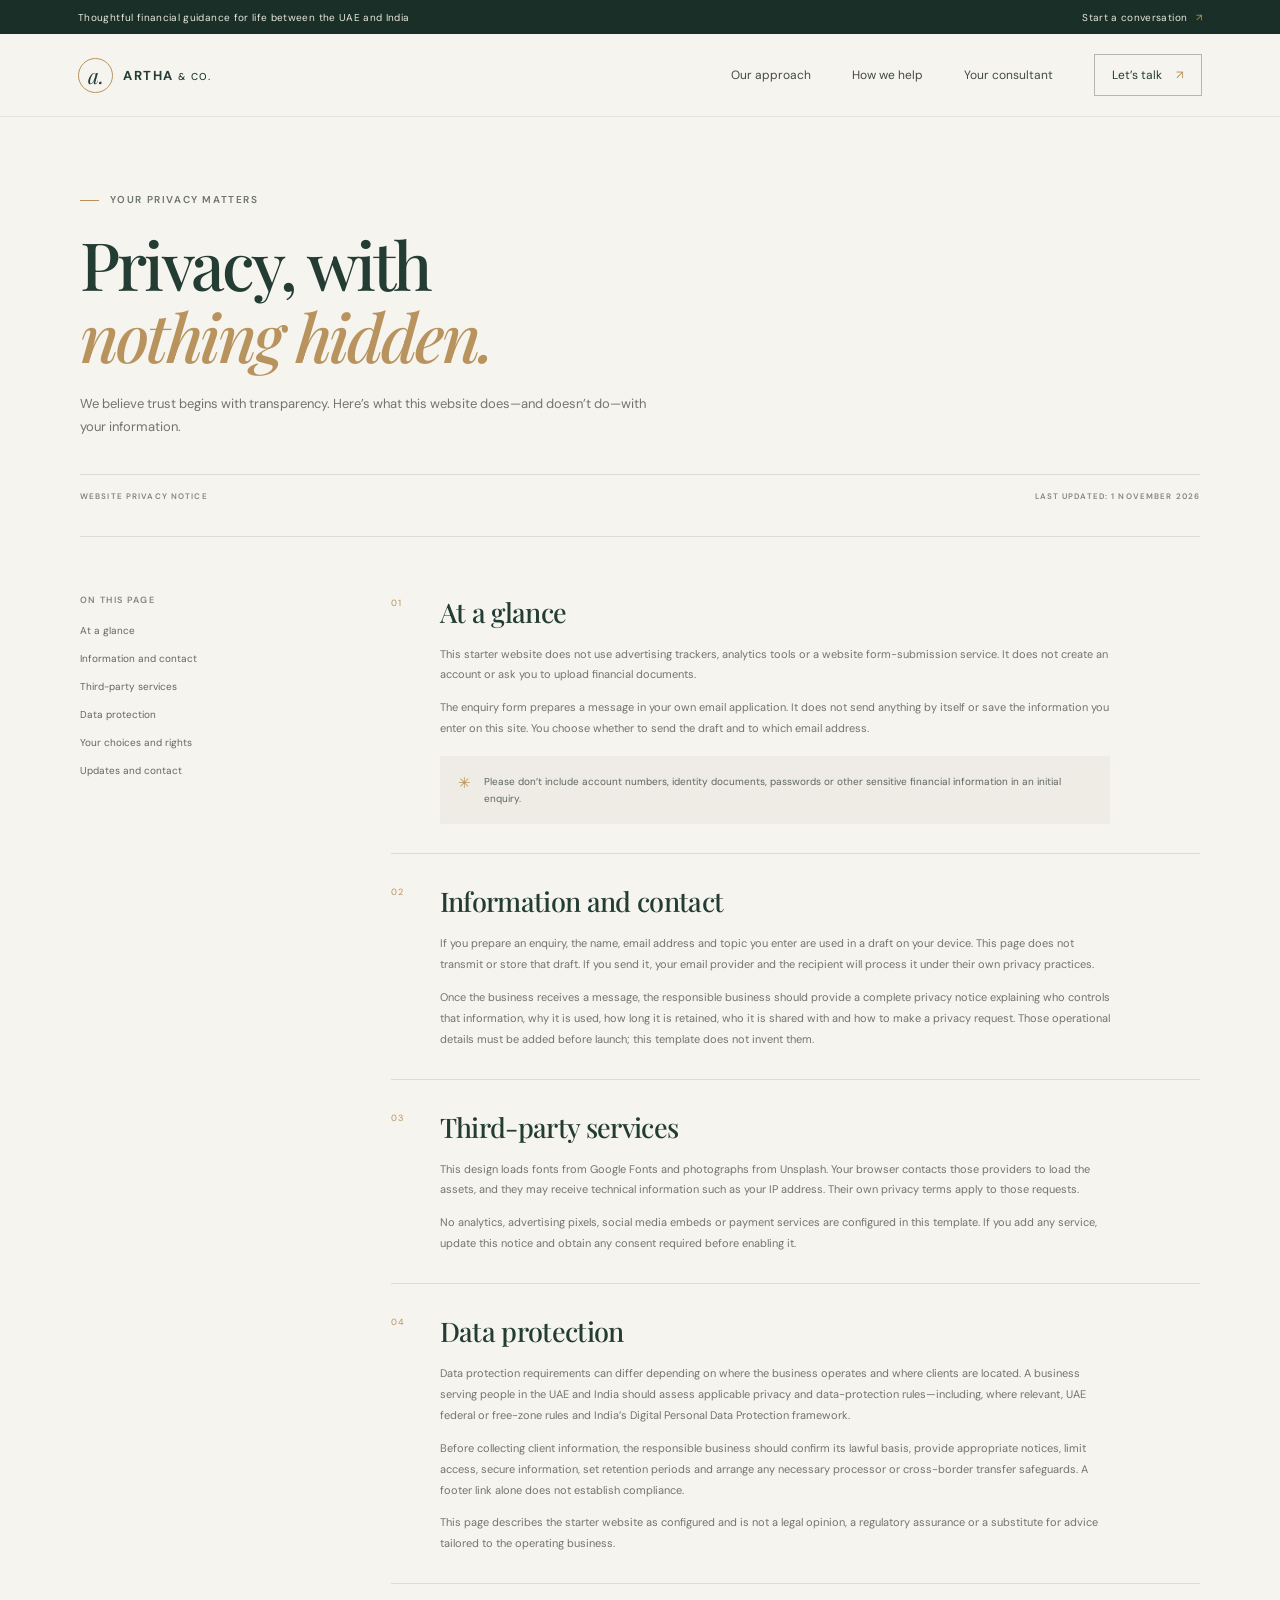
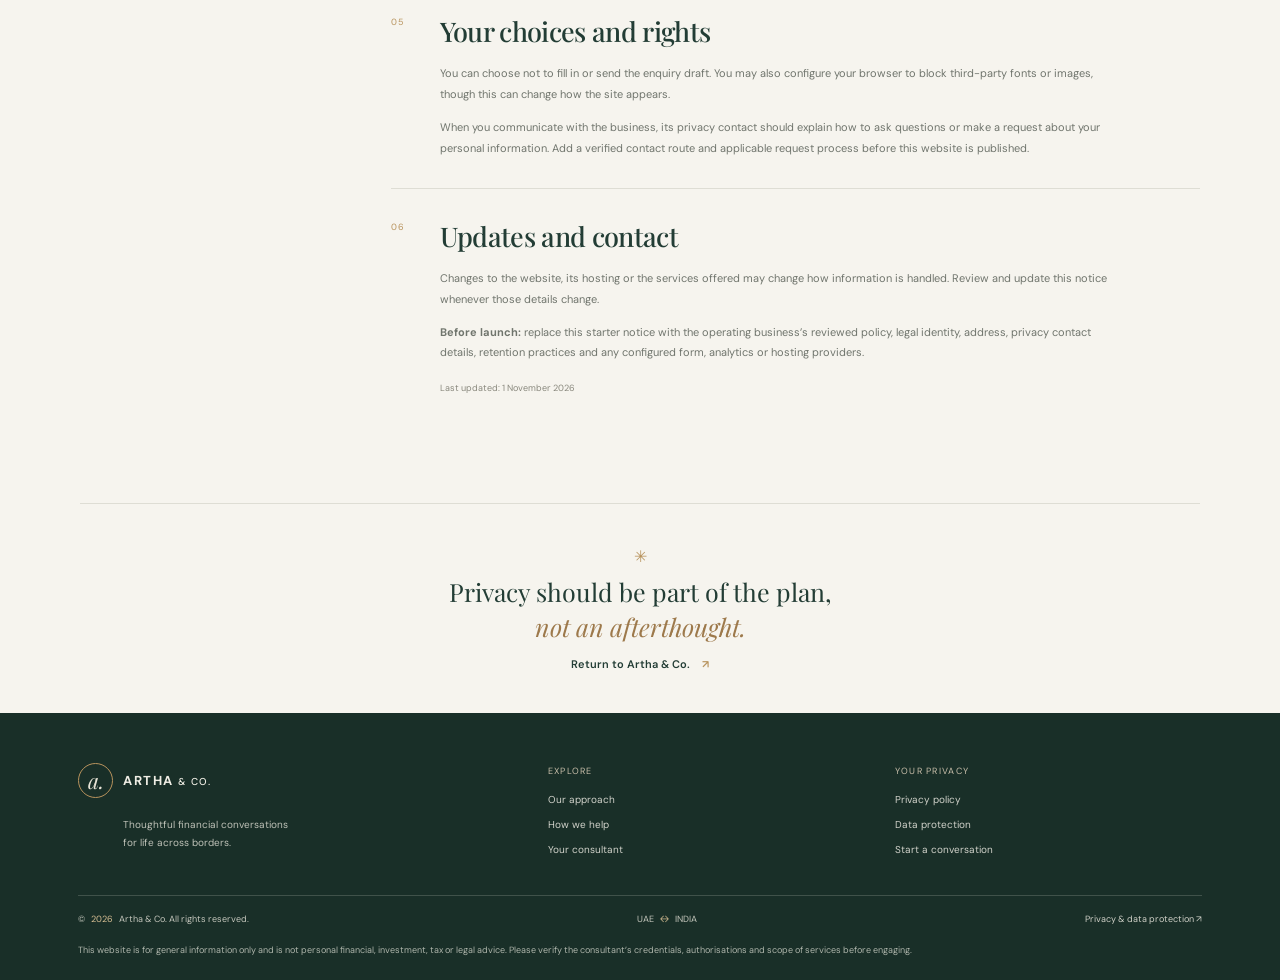
<file: privacy.html>
<!doctype html>
<html lang="en">
<head>
  <meta charset="utf-8">
  <meta name="viewport" content="width=device-width, initial-scale=1">
  <meta name="theme-color" content="#f6f4ee">
  <meta name="description" content="Read how the Artha & Co. website handles personal information and protects your privacy.">
  <title>Privacy &amp; Data Protection — Artha &amp; Co.</title>
  <link rel="preconnect" href="https://fonts.googleapis.com">
  <link rel="preconnect" href="https://fonts.gstatic.com" crossorigin>
  <link href="https://fonts.googleapis.com/css2?family=DM+Sans:wght@400;500;600;700&family=Playfair+Display:wght@500;600;700&display=swap" rel="stylesheet">
  <link rel="stylesheet" href="styles.css">
  <script src="script.js" defer></script>
</head>
<body>
  <a class="skip-link" href="#main">Skip to content</a>
  <div class="topline">
    <p>Thoughtful financial guidance for life between the UAE and India</p>
    <a href="index.html#contact">Start a conversation <span aria-hidden="true">↗</span></a>
  </div>
  <header class="site-header">
    <a class="wordmark" href="index.html" aria-label="Artha and Co. home">
      <span class="wordmark-symbol" aria-hidden="true">a.</span>
      <span class="wordmark-name">ARTHA <span>&amp; CO.</span></span>
    </a>
    <button class="menu-toggle" type="button" aria-expanded="false" aria-controls="primary-navigation">
      <span class="menu-toggle-label">Menu</span>
      <span class="menu-icon" aria-hidden="true"><i></i><i></i></span>
    </button>
    <nav class="primary-navigation" id="primary-navigation" aria-label="Main navigation">
      <a href="index.html#approach">Our approach</a>
      <a href="index.html#expertise">How we help</a>
      <a href="consultant.html">Your consultant</a>
      <a class="nav-cta" href="index.html#contact">Let’s talk <span aria-hidden="true">↗</span></a>
    </nav>
  </header>
  <main id="main">
    <section class="policy-hero section-shell">
      <p class="eyebrow"><span class="eyebrow-mark" aria-hidden="true"></span> YOUR PRIVACY MATTERS</p>
      <h1>Privacy, with<br><em>nothing hidden.</em></h1>
      <p>We believe trust begins with transparency. Here’s what this website does—and doesn’t do—with your information.</p>
      <div class="policy-meta"><span>WEBSITE PRIVACY NOTICE</span><span>LAST UPDATED: 1 NOVEMBER 2026</span></div>
    </section>
    <div class="policy-layout section-shell">
      <aside class="policy-toc" aria-label="On this page">
        <p>ON THIS PAGE</p>
        <a href="#overview">At a glance</a>
        <a href="#information">Information and contact</a>
        <a href="#third-parties">Third-party services</a>
        <a href="#data-protection">Data protection</a>
        <a href="#your-rights">Your choices and rights</a>
        <a href="#updates">Updates and contact</a>
      </aside>
      <div class="policy-content">
        <section id="overview">
          <span class="policy-section-number">01</span>
          <h2>At a glance</h2>
          <p>This starter website does not use advertising trackers, analytics tools or a website form-submission service. It does not create an account or ask you to upload financial documents.</p>
          <p>The enquiry form prepares a message in your own email application. It does not send anything by itself or save the information you enter on this site. You choose whether to send the draft and to which email address.</p>
          <div class="policy-callout"><span aria-hidden="true">✳</span><p>Please don’t include account numbers, identity documents, passwords or other sensitive financial information in an initial enquiry.</p></div>
        </section>
        <section id="information">
          <span class="policy-section-number">02</span>
          <h2>Information and contact</h2>
          <p>If you prepare an enquiry, the name, email address and topic you enter are used in a draft on your device. This page does not transmit or store that draft. If you send it, your email provider and the recipient will process it under their own privacy practices.</p>
          <p>Once the business receives a message, the responsible business should provide a complete privacy notice explaining who controls that information, why it is used, how long it is retained, who it is shared with and how to make a privacy request. Those operational details must be added before launch; this template does not invent them.</p>
        </section>
        <section id="third-parties">
          <span class="policy-section-number">03</span>
          <h2>Third-party services</h2>
          <p>This design loads fonts from Google Fonts and photographs from Unsplash. Your browser contacts those providers to load the assets, and they may receive technical information such as your IP address. Their own privacy terms apply to those requests.</p>
          <p>No analytics, advertising pixels, social media embeds or payment services are configured in this template. If you add any service, update this notice and obtain any consent required before enabling it.</p>
        </section>
        <section id="data-protection">
          <span class="policy-section-number">04</span>
          <h2>Data protection</h2>
          <p>Data protection requirements can differ depending on where the business operates and where clients are located. A business serving people in the UAE and India should assess applicable privacy and data-protection rules—including, where relevant, UAE federal or free-zone rules and India’s Digital Personal Data Protection framework.</p>
          <p>Before collecting client information, the responsible business should confirm its lawful basis, provide appropriate notices, limit access, secure information, set retention periods and arrange any necessary processor or cross-border transfer safeguards. A footer link alone does not establish compliance.</p>
          <p>This page describes the starter website as configured and is not a legal opinion, a regulatory assurance or a substitute for advice tailored to the operating business.</p>
        </section>
        <section id="your-rights">
          <span class="policy-section-number">05</span>
          <h2>Your choices and rights</h2>
          <p>You can choose not to fill in or send the enquiry draft. You may also configure your browser to block third-party fonts or images, though this can change how the site appears.</p>
          <p>When you communicate with the business, its privacy contact should explain how to ask questions or make a request about your personal information. Add a verified contact route and applicable request process before this website is published.</p>
        </section>
        <section id="updates">
          <span class="policy-section-number">06</span>
          <h2>Updates and contact</h2>
          <p>Changes to the website, its hosting or the services offered may change how information is handled. Review and update this notice whenever those details change.</p>
          <p><strong>Before launch:</strong> replace this starter notice with the operating business’s reviewed policy, legal identity, address, privacy contact details, retention practices and any configured form, analytics or hosting providers.</p>
          <p class="policy-updated">Last updated: 1 November 2026</p>
        </section>
      </div>
    </div>
    <section class="policy-bottom section-shell">
      <span aria-hidden="true">✳</span>
      <p>Privacy should be part of the plan,<br><em>not an afterthought.</em></p>
      <a class="text-link" href="index.html">Return to Artha &amp; Co. <span aria-hidden="true">↗</span></a>
    </section>
  </main>
  <footer class="site-footer">
    <div class="footer-main">
      <div class="footer-brand">
        <a class="wordmark wordmark-footer" href="index.html" aria-label="Artha and Co. home">
          <span class="wordmark-symbol" aria-hidden="true">a.</span>
          <span class="wordmark-name">ARTHA <span>&amp; CO.</span></span>
        </a>
        <p>Thoughtful financial conversations<br>for life across borders.</p>
      </div>
      <div class="footer-column">
        <p class="footer-label">EXPLORE</p>
        <a href="index.html#approach">Our approach</a>
        <a href="index.html#expertise">How we help</a>
        <a href="consultant.html">Your consultant</a>
      </div>
      <div class="footer-column">
        <p class="footer-label">YOUR PRIVACY</p>
        <a href="privacy.html">Privacy policy</a>
        <a href="#data-protection">Data protection</a>
        <a href="index.html#contact">Start a conversation</a>
      </div>
    </div>
    <div class="footer-bottom">
      <p>© <span data-current-year>2026</span> Artha &amp; Co. All rights reserved.</p>
      <p>UAE <span aria-hidden="true">↔</span> INDIA</p>
      <a href="privacy.html">Privacy &amp; data protection <span aria-hidden="true">↗</span></a>
    </div>
    <p class="footer-disclaimer">This website is for general information only and is not personal financial, investment, tax or legal advice. Please verify the consultant’s credentials, authorisations and scope of services before engaging.</p>
  </footer>
</body>
</html>
</file>
<file: styles.css>
:root {
  color-scheme: light;
  --paper: #f6f4ee;
  --paper-dark: #eeece4;
  --forest: #233d35;
  --forest-deep: #192f28;
  --ink: #26332e;
  --muted: #737870;
  --line: #deddd4;
  --gold: #b8935d;
  --cream: #eae5da;
  --serif: "Playfair Display", Georgia, "Times New Roman", serif;
  --sans: "DM Sans", "Segoe UI", Arial, sans-serif;
}

* { box-sizing: border-box; }
html { scroll-behavior: smooth; scroll-padding-top: 104px; }
body { margin: 0; background: var(--paper); color: var(--ink); font-family: var(--sans); font-size: 15px; -webkit-font-smoothing: antialiased; }
img { display: block; max-width: 100%; }
a { color: inherit; }
button, input, select { font: inherit; }
button:focus-visible, a:focus-visible, input:focus-visible, select:focus-visible { outline: 2px solid var(--gold); outline-offset: 4px; }
::selection { background: #d7c6a9; color: var(--forest-deep); }

.skip-link { position: absolute; z-index: 20; top: 8px; left: 8px; padding: 12px 16px; transform: translateY(-160%); background: var(--forest); color: white; }
.skip-link:focus { transform: translateY(0); }
.topline { display: flex; justify-content: space-between; align-items: center; min-height: 34px; padding: 0 6.1%; background: var(--forest-deep); color: #e9e9df; font-size: 10px; letter-spacing: .035em; }
.topline p { margin: 0; }
.topline a { color: #e9e9df; text-decoration: none; }
.topline a span { padding-left: 5px; color: var(--gold); }
.site-header { position: relative; z-index: 5; display: flex; align-items: center; justify-content: space-between; min-height: 83px; padding: 0 6.1%; border-bottom: 1px solid rgba(38, 51, 46, .09); background: var(--paper); }
.wordmark { display: inline-flex; align-items: center; gap: 10px; text-decoration: none; }
.wordmark-symbol { display: grid; width: 35px; height: 35px; place-items: center; border: 1px solid var(--gold); border-radius: 50%; color: var(--forest); font-family: var(--serif); font-size: 21px; font-style: italic; line-height: 1; }
.wordmark-name { color: var(--forest); font-size: 13px; font-weight: 700; letter-spacing: .12em; }
.wordmark-name span { font-size: 10px; font-weight: 500; letter-spacing: .1em; }
.primary-navigation { display: flex; align-items: center; gap: clamp(24px, 3.2vw, 48px); }
.primary-navigation a { color: #414a44; font-size: 12px; text-decoration: none; transition: color .2s ease; }
.primary-navigation a:hover, .footer-column a:hover { color: var(--gold); }
.primary-navigation .nav-cta { padding: 12px 17px; border: 1px solid rgba(35, 61, 53, .32); color: var(--forest); }
.nav-cta span { padding-left: 11px; color: var(--gold); }
.menu-toggle { display: none; }
.section-shell { width: min(1120px, 87.8%); margin-inline: auto; }
.section-space { padding-block: 117px; }
.eyebrow { margin: 0 0 24px; color: #6d746a; font-size: 10px; font-weight: 600; letter-spacing: .16em; }
.eyebrow-mark { display: inline-block; width: 19px; height: 1px; margin-right: 7px; vertical-align: middle; background: var(--gold); }
h1, h2, h3, p { margin-top: 0; }
h1, h2 { color: var(--forest); font-family: var(--serif); font-weight: 500; letter-spacing: -.042em; }
h1 em, h2 em, .belief-band em, .closing-note em, .profile-quote em { color: var(--gold); font-weight: 500; }
.button { display: inline-flex; min-height: 49px; align-items: center; justify-content: center; gap: 23px; padding: 0 19px; border: 1px solid transparent; font-size: 11px; font-weight: 600; text-decoration: none; transition: background .2s ease, color .2s ease, border .2s ease; }
.button span { color: var(--gold); }
.button-dark { background: var(--forest); color: white; }
.button-dark:hover { background: var(--forest-deep); }
.text-link { display: inline-flex; align-items: center; gap: 12px; color: var(--forest); font-size: 11px; font-weight: 600; text-decoration: none; }
.text-link span { color: var(--gold); }

.hero { position: relative; display: grid; min-height: 650px; grid-template-columns: 1.03fr .97fr; align-items: center; padding-top: 44px; padding-bottom: 66px; }
.hero-copy { position: relative; z-index: 1; padding: 36px 0 12px; }
.hero-copy .eyebrow { margin-bottom: 26px; }
.hero h1 { margin-bottom: 24px; font-size: clamp(48px, 5.35vw, 72px); line-height: 1.07; }
.hero-intro { max-width: 415px; margin-bottom: 30px; color: #5f665e; font-size: 14px; line-height: 1.85; }
.hero-actions { display: flex; flex-wrap: wrap; align-items: center; gap: 21px; }
.hero-actions .text-link { font-size: 10px; }
.hero-note { display: flex; align-items: center; gap: 15px; margin-top: 50px; }
.note-rule { width: 32px; height: 1px; background: var(--gold); }
.hero-note p { margin: 0; color: #7a7b71; font-family: var(--serif); font-size: 13px; line-height: 1.65; }
.hero-art { position: relative; width: 100%; height: 520px; align-self: center; overflow: hidden; background: #76766c; }
.hero-image { width: 100%; height: 100%; object-fit: cover; object-position: 55% center; }
.hero-image-shade { position: absolute; inset: 0; background: linear-gradient(180deg, rgba(20, 33, 29, .04) 35%, rgba(19, 32, 29, .72) 100%); }
.hero-location { position: absolute; top: 24px; right: 23px; color: white; font-size: 9px; font-weight: 600; letter-spacing: .19em; }
.location-dot { display: inline-block; width: 6px; height: 6px; margin-right: 7px; border-radius: 50%; background: var(--gold); vertical-align: 1px; }
.location-divider { margin: 0 6px; color: #ddc69f; }
.hero-caption { position: absolute; right: 28px; bottom: 28px; left: 29px; display: flex; align-items: end; justify-content: space-between; color: white; font-family: var(--serif); font-size: 18px; line-height: 1.45; }
.caption-index { padding-bottom: 4px; color: #dfceb1; font-family: var(--sans); font-size: 9px; letter-spacing: .13em; }
.caption-arrow { color: #dfc69e; font-family: var(--sans); font-size: 20px; }
.hero-stamp { position: absolute; top: 95px; left: -39px; display: flex; width: 105px; height: 105px; flex-direction: column; align-items: center; justify-content: center; gap: 2px; border-radius: 50%; background: var(--paper); color: var(--forest); font-size: 8px; font-weight: 700; letter-spacing: .12em; line-height: 1.5; text-align: center; }
.stamp-star { color: var(--gold); font-size: 14px; }
.hero-bottomline { position: absolute; right: 0; bottom: 27px; left: 0; display: flex; justify-content: space-between; color: #84867d; font-size: 8px; font-weight: 600; letter-spacing: .15em; }
.hero-bottomline span span { padding-inline: 5px; color: var(--gold); }

.belief-band { display: flex; min-height: 100px; align-items: center; justify-content: center; gap: clamp(22px, 4vw, 61px); padding: 20px 6%; background: #eae8df; text-align: center; }
.belief-band p { margin: 0; color: var(--forest); font-family: var(--serif); font-size: clamp(17px, 2.2vw, 24px); }
.belief-band em { color: #9d794b; }
.belief-band > span { color: var(--gold); font-size: 17px; }

.intro { display: grid; grid-template-columns: 1.03fr .97fr; column-gap: 9%; row-gap: 46px; }
.section-heading h2, .intro-copy h2 { margin: 0; font-size: clamp(42px, 4.5vw, 57px); line-height: 1.18; }
.intro-copy { align-self: end; padding-bottom: 6px; }
.intro-lead { margin-bottom: 15px; color: var(--forest); font-family: var(--serif); font-size: 22px; line-height: 1.55; }
.intro-copy > p:not(.intro-lead) { max-width: 440px; margin-bottom: 23px; color: #74776f; font-size: 12px; line-height: 1.85; }
.intro-image-wrap { position: relative; grid-column: 1 / -1; height: 323px; overflow: hidden; background: #c9c4b8; }
.intro-image-wrap img { width: 100%; height: 100%; object-fit: cover; object-position: center 54%; }
.image-note { position: absolute; right: 26px; bottom: 24px; padding: 13px 18px; background: var(--paper); color: var(--forest); font-family: var(--serif); font-size: 15px; line-height: 1.5; }

.expertise-section { background: var(--forest); color: #f0eee6; }
.eyebrow-light { color: #c4c5b9; }
.expertise-heading { display: flex; justify-content: space-between; align-items: end; gap: 40px; margin-bottom: 57px; }
.expertise-heading h2, .advisor-copy h2 { margin: 0; color: #f2f0e8; font-size: clamp(41px, 4.3vw, 56px); line-height: 1.18; }
.expertise-heading h2 em, .advisor-copy h2 em { color: #cfb17d; }
.expertise-heading > p { max-width: 273px; margin: 0 0 7px; color: #c2c6bc; font-size: 12px; line-height: 1.8; }
.service-grid { display: grid; grid-template-columns: repeat(3, 1fr); border-top: 1px solid rgba(239, 239, 227, .22); border-bottom: 1px solid rgba(239, 239, 227, .22); }
.service-card { position: relative; display: flex; min-height: 272px; flex-direction: column; padding: 27px 26px 23px 0; }
.service-card + .service-card { padding-left: 27px; border-left: 1px solid rgba(239, 239, 227, .22); }
.service-number { color: #c9c5b7; font-size: 9px; letter-spacing: .13em; }
.service-icon { position: absolute; top: 22px; right: 25px; color: #d5bd92; font-size: 24px; line-height: 1; }
.service-icon-round { font-size: 32px; }
.service-icon-diamond { font-size: 30px; }
.service-card h3 { margin: 35px 0 11px; color: #f3f0e8; font-family: var(--serif); font-size: 23px; font-weight: 500; }
.service-card p { max-width: 255px; margin-bottom: 22px; color: #c4c6bc; font-size: 11px; line-height: 1.8; }
.service-card a { display: flex; width: fit-content; align-items: center; gap: 10px; margin-top: auto; color: #eee9dc; font-size: 10px; text-decoration: none; }
.service-card a span { color: #d5bd92; }
.service-disclaimer { margin: 21px 0 0; color: #bdc3b9; font-size: 9px; line-height: 1.7; }

.process { display: grid; grid-template-columns: .85fr 1.15fr; gap: 9%; }
.process-heading h2 { margin: 0 0 17px; font-size: clamp(44px, 4.6vw, 58px); line-height: 1.14; }
.process-heading > p:last-child { max-width: 287px; margin: 0; color: #74776f; font-size: 12px; line-height: 1.85; }
.process-list { align-self: center; margin: 0; padding: 0; list-style: none; }
.process-list li { display: grid; grid-template-columns: 42px 1fr 20px; gap: 13px; align-items: start; padding: 21px 0; border-top: 1px solid var(--line); }
.process-list li:last-child { border-bottom: 1px solid var(--line); }
.process-number { padding-top: 4px; color: var(--gold); font-size: 9px; letter-spacing: .1em; }
.process-list h3 { margin: 0 0 7px; color: var(--forest); font-family: var(--serif); font-size: 18px; font-weight: 500; }
.process-list p { max-width: 360px; margin: 0; color: #7a7b73; font-size: 11px; line-height: 1.7; }
.process-arrow { color: var(--gold); font-size: 14px; }

.advisor-band { position: relative; display: grid; min-height: 490px; grid-template-columns: 1fr 1fr; overflow: hidden; background: var(--forest-deep); }
.advisor-image { min-height: 490px; overflow: hidden; }
.advisor-image img { width: 100%; height: 100%; min-height: 490px; object-fit: cover; }
.advisor-copy { display: flex; flex-direction: column; align-items: start; justify-content: center; padding: 67px 13% 67px 12%; }
.advisor-copy .eyebrow { margin-bottom: 24px; }
.advisor-copy h2 { margin-bottom: 19px; font-size: clamp(39px, 4.25vw, 55px); }
.advisor-copy > p:not(.eyebrow) { max-width: 375px; margin-bottom: 25px; color: #c8c9bf; font-size: 12px; line-height: 1.85; }
.button-outline { border-color: rgba(235, 231, 217, .55); color: #f0eee6; }
.button-outline:hover { background: rgba(255,255,255,.07); }
.advisor-decoration { position: absolute; right: 26px; bottom: 9px; color: rgba(238, 233, 220, .1); font-family: var(--serif); font-size: 112px; font-style: italic; line-height: 1; }

.contact-section { display: grid; grid-template-columns: .9fr 1.1fr; gap: 12%; align-items: start; }
.contact-intro { padding-top: 22px; }
.contact-intro h2, .profile-cta h2 { margin: 0 0 17px; font-size: clamp(45px, 4.8vw, 61px); line-height: 1.13; }
.contact-intro > p:last-child { max-width: 300px; margin: 0; color: #777a72; font-size: 12px; line-height: 1.85; }
.contact-panel { padding: 36px 37px 31px; border: 1px solid var(--line); background: rgba(255, 255, 255, .27); }
.contact-kicker { margin-bottom: 10px; color: #848278; font-size: 9px; font-weight: 600; letter-spacing: .15em; }
.contact-panel h3 { margin-bottom: 24px; color: var(--forest); font-family: var(--serif); font-size: 24px; font-weight: 500; }
.enquiry-form { display: grid; }
.enquiry-form label { margin: 16px 0 8px; color: #414c45; font-size: 10px; font-weight: 600; }
.enquiry-form label span { color: #a77c49; }
.enquiry-form label .optional { color: #85867e; font-weight: 400; }
.enquiry-form input, .enquiry-form select { width: 100%; min-height: 43px; padding: 0 12px; border: 1px solid #dcdad0; border-radius: 0; background: var(--paper); color: var(--ink); font-size: 11px; }
.enquiry-form input::placeholder { color: #999991; }
.enquiry-form select { appearance: none; background-image: url("data:image/svg+xml,%3Csvg xmlns='http://www.w3.org/2000/svg' width='12' height='12' viewBox='0 0 12 12'%3E%3Cpath d='m2 4 4 4 4-4' fill='none' stroke='%23737870' stroke-width='1.2'/%3E%3C/svg%3E"); background-repeat: no-repeat; background-position: right 13px center; }
.form-submit { width: 100%; margin-top: 22px; cursor: pointer; }
.form-privacy { margin: 12px 0 0; color: #808178; font-size: 9px; line-height: 1.6; }
.form-status { min-height: 15px; margin: 8px 0 0; color: var(--forest); font-size: 10px; line-height: 1.55; }

.closing-note { display: flex; min-height: 219px; flex-direction: column; align-items: center; justify-content: center; background: #eae8df; text-align: center; }
.closing-note > span { margin-bottom: 6px; color: var(--gold); font-size: 17px; }
.closing-note p { margin: 0 0 12px; color: var(--forest); font-family: var(--serif); font-size: 29px; line-height: 1.35; }
.closing-note em { color: #9d794b; }
.closing-note > a { color: #686e64; font-size: 10px; text-decoration: none; }
.closing-note > a span { padding-left: 7px; color: var(--gold); }

.site-footer { padding: 50px 6.1% 22px; background: var(--forest-deep); color: #edece3; }
.footer-main { display: grid; grid-template-columns: 1.4fr 1fr 1fr; gap: 40px; padding-bottom: 39px; }
.wordmark-footer .wordmark-symbol { color: #e8e4d7; }
.wordmark-footer .wordmark-name { color: #efede4; }
.footer-brand > p { margin: 18px 0 0 45px; color: #bfc2b8; font-size: 10px; line-height: 1.8; }
.footer-column { display: flex; flex-direction: column; align-items: start; gap: 12px; }
.footer-column .footer-label { margin: 2px 0 4px; color: #c8beaa; font-size: 9px; letter-spacing: .14em; }
.footer-column a { color: #d2d3cb; font-size: 10px; text-decoration: none; }
.footer-bottom { display: flex; justify-content: space-between; gap: 20px; padding: 17px 0; border-top: 1px solid rgba(239, 239, 227, .18); color: #c4c6bc; font-size: 9px; }
.footer-bottom p { margin: 0; }
.footer-bottom p span { padding: 0 4px; color: #d5bd92; }
.footer-bottom a { color: #d0d1c8; text-decoration: none; }
.footer-disclaimer { margin: 1px 0 0; color: #aeb5ab; font-size: 9px; line-height: 1.65; }

.profile-hero { position: relative; display: grid; min-height: 535px; grid-template-columns: 1fr .83fr; align-items: center; gap: 8%; padding-top: 43px; padding-bottom: 68px; }
.profile-hero-copy h1, .policy-hero h1 { margin: 0 0 20px; font-size: clamp(50px, 5.5vw, 73px); line-height: 1.08; }
.profile-hero-copy > p:not(.eyebrow) { max-width: 400px; margin-bottom: 24px; color: #70756d; font-size: 13px; line-height: 1.8; }
.profile-hero-image { position: relative; height: 370px; overflow: hidden; background: #bbb7aa; }
.profile-hero-image img { width: 100%; height: 100%; object-fit: cover; }
.profile-image-note { position: absolute; bottom: 19px; left: 19px; padding: 11px 15px; background: var(--paper); color: var(--forest); font-family: var(--serif); font-size: 14px; line-height: 1.45; }
.profile-bottomline { position: absolute; right: 0; bottom: 25px; left: 0; display: flex; justify-content: space-between; color: #85867d; font-size: 8px; font-weight: 600; letter-spacing: .14em; }
.profile-bottomline a { color: #75796f; text-decoration: none; }
.profile-bottomline a span { padding-left: 5px; color: var(--gold); }
.profile-story { display: grid; grid-template-columns: .9fr 1.1fr; gap: 10%; border-top: 1px solid var(--line); }
.profile-story-heading h2, .profile-facts-heading h2 { margin: 0; font-size: clamp(43px, 4.8vw, 58px); line-height: 1.15; }
.profile-story-copy { max-width: 560px; }
.profile-story-copy p { color: #71756d; font-size: 12px; line-height: 1.9; }
.profile-story-copy .profile-lead { color: var(--forest); font-family: var(--serif); font-size: 22px; line-height: 1.55; }
.profile-story-copy .button { margin-top: 8px; }
.profile-facts { display: grid; grid-template-columns: .9fr 1.1fr; gap: 9%; padding: 57px 0 74px; border-top: 1px solid var(--line); }
.facts-list { margin: 0; }
.facts-list > div { display: grid; grid-template-columns: 145px 1fr; gap: 15px; padding: 17px 0; border-bottom: 1px solid var(--line); }
.facts-list dt { color: #76776f; font-size: 10px; font-weight: 600; }
.facts-list dd { margin: 0; color: var(--forest); font-family: var(--serif); font-size: 15px; line-height: 1.6; }
.profile-facts-note { grid-column: 2; margin: -5px 0 0; color: #85867d; font-size: 10px; line-height: 1.7; }
.profile-quote { display: flex; min-height: 282px; flex-direction: column; align-items: center; justify-content: center; padding: 48px 6%; background: var(--forest); color: #f0eee6; text-align: center; }
.profile-quote > span { color: #d2b988; font-family: var(--serif); font-size: 60px; line-height: .8; }
.profile-quote blockquote { max-width: 680px; margin: 17px 0; font-family: var(--serif); font-size: clamp(25px, 3.3vw, 40px); line-height: 1.35; }
.profile-quote p { margin: 0; color: #c8c5b8; font-size: 9px; letter-spacing: .16em; }
.profile-cta { display: flex; min-height: 325px; flex-direction: column; align-items: center; justify-content: center; text-align: center; }
.profile-cta .eyebrow { margin-bottom: 15px; }
.profile-cta h2 { margin-bottom: 19px; }

.policy-hero { padding-top: 76px; padding-bottom: 35px; border-bottom: 1px solid var(--line); }
.policy-hero .eyebrow { margin-bottom: 22px; }
.policy-hero h1 { font-size: clamp(49px, 5.2vw, 68px); }
.policy-hero > p:not(.eyebrow) { max-width: 570px; margin-bottom: 35px; color: #70756d; font-size: 13px; line-height: 1.8; }
.policy-meta { display: flex; justify-content: space-between; padding-top: 16px; border-top: 1px solid var(--line); color: #84857c; font-size: 8px; font-weight: 600; letter-spacing: .14em; }
.policy-layout { display: grid; grid-template-columns: 210px 1fr; gap: 9%; padding-top: 57px; padding-bottom: 77px; }
.policy-toc { position: sticky; top: 28px; display: flex; height: fit-content; flex-direction: column; align-items: start; gap: 13px; }
.policy-toc p { margin: 0 0 4px; color: #84857c; font-size: 9px; font-weight: 600; letter-spacing: .15em; }
.policy-toc a { color: #60685f; font-size: 10px; line-height: 1.5; text-decoration: none; }
.policy-toc a:hover { color: #9a764b; }
.policy-content section { position: relative; padding: 0 0 29px 49px; margin-bottom: 29px; border-bottom: 1px solid var(--line); scroll-margin-top: 30px; }
.policy-content section:last-child { margin-bottom: 0; border-bottom: 0; }
.policy-section-number { position: absolute; top: 3px; left: 0; color: var(--gold); font-size: 9px; letter-spacing: .12em; }
.policy-content h2 { margin: 0 0 14px; font-size: 27px; letter-spacing: -.025em; }
.policy-content section > p { max-width: 670px; margin-bottom: 12px; color: #70756d; font-size: 11px; line-height: 1.9; }
.policy-content section > p:last-child { margin-bottom: 0; }
.policy-callout { display: flex; gap: 13px; max-width: 670px; margin-top: 17px; padding: 17px 18px; background: #eeece4; }
.policy-callout > span { color: var(--gold); }
.policy-callout p { margin: 0; color: #5d675f; font-size: 10px; line-height: 1.7; }
.policy-updated { padding-top: 5px; color: #89887d !important; font-size: 9px !important; }
.policy-bottom { display: flex; min-height: 210px; flex-direction: column; align-items: center; justify-content: center; border-top: 1px solid var(--line); text-align: center; }
.policy-bottom > span { color: var(--gold); font-size: 16px; }
.policy-bottom > p { margin: 7px 0 13px; color: var(--forest); font-family: var(--serif); font-size: 25px; line-height: 1.4; }
.policy-bottom > p em { color: #9d794b; }

@media (min-width: 1400px) {
  .hero { min-height: 720px; }
  .hero-art { height: 570px; }
}

@media (max-width: 850px) {
  .topline, .site-header { padding-right: 5%; padding-left: 5%; }
  .section-shell { width: 90%; }
  .hero { min-height: 580px; grid-template-columns: 1fr .9fr; }
  .hero-art { height: 440px; }
  .hero h1 { font-size: clamp(45px, 6.5vw, 57px); }
  .hero-actions { align-items: start; flex-direction: column; }
  .hero-note { margin-top: 31px; }
  .intro, .contact-section { column-gap: 6%; }
  .section-space { padding-block: 87px; }
  .process { gap: 6%; }
  .advisor-copy { padding-right: 8%; padding-left: 9%; }
  .profile-hero { gap: 5%; }
  .profile-hero-image { height: 330px; }
  .policy-layout { grid-template-columns: 170px 1fr; gap: 5%; }
}

@media (max-width: 640px) {
  html { scroll-padding-top: 80px; }
  .topline { min-height: 31px; padding-inline: 5%; font-size: 8px; }
  .topline p { max-width: 220px; }
  .topline a { font-size: 8px; }
  .site-header { min-height: 68px; padding-inline: 5%; }
  .wordmark-symbol { width: 32px; height: 32px; }
  .wordmark-name { font-size: 12px; }
  .menu-toggle { display: flex; align-items: center; gap: 10px; padding: 9px 0 9px 10px; border: 0; background: transparent; color: var(--forest); font-size: 10px; }
  .menu-icon { display: grid; gap: 5px; }
  .menu-icon i { display: block; width: 17px; height: 1px; background: var(--forest); transition: transform .2s ease; }
  .menu-toggle[aria-expanded="true"] .menu-icon i:first-child { transform: translateY(3px) rotate(45deg); }
  .menu-toggle[aria-expanded="true"] .menu-icon i:last-child { transform: translateY(-3px) rotate(-45deg); }
  .primary-navigation { position: absolute; top: 100%; right: 0; left: 0; display: none; flex-direction: column; align-items: stretch; gap: 0; padding: 9px 5% 18px; border-top: 1px solid var(--line); background: var(--paper); }
  .primary-navigation.is-open { display: flex; }
  .primary-navigation a { padding: 13px 0; border-bottom: 1px solid var(--line); font-size: 12px; }
  .primary-navigation .nav-cta { margin-top: 12px; padding: 13px 14px; border: 1px solid rgba(35, 61, 53, .32); }
  .section-shell { width: 89%; }
  .section-space { padding-block: 69px; }
  .eyebrow { margin-bottom: 19px; font-size: 9px; }

  .hero { grid-template-columns: 1fr; gap: 34px; padding-top: 43px; padding-bottom: 60px; }
  .hero-copy { padding: 0; }
  .hero h1 { font-size: clamp(46px, 12vw, 62px); }
  .hero-intro { max-width: 365px; font-size: 12px; }
  .hero-actions { flex-direction: row; align-items: center; gap: 15px; }
  .hero-actions .button { min-height: 45px; gap: 12px; padding-inline: 13px; font-size: 10px; }
  .hero-actions .text-link { max-width: 135px; font-size: 9px; line-height: 1.5; }
  .hero-note { display: none; }
  .hero-art { height: 390px; }
  .hero-stamp { top: 36px; left: -18px; width: 85px; height: 85px; font-size: 7px; }
  .hero-caption { right: 19px; bottom: 20px; left: 19px; font-size: 16px; }
  .hero-bottomline { bottom: 23px; font-size: 7px; }
  .belief-band { min-height: 103px; gap: 12px; padding-inline: 4%; }
  .belief-band p { font-size: 15px; }
  .belief-band > span { font-size: 12px; }

  .intro { grid-template-columns: 1fr; row-gap: 21px; }
  .section-heading h2 { font-size: 45px; }
  .intro-copy { padding: 0; }
  .intro-lead { font-size: 20px; }
  .intro-copy > p:not(.intro-lead) { font-size: 11px; }
  .intro-image-wrap { grid-column: auto; height: 228px; margin-top: 8px; }
  .image-note { right: 13px; bottom: 13px; padding: 9px 12px; font-size: 13px; }

  .expertise-heading { align-items: start; flex-direction: column; gap: 17px; margin-bottom: 35px; }
  .expertise-heading h2 { font-size: 42px; }
  .expertise-heading > p { max-width: 335px; margin: 0; }
  .service-grid { grid-template-columns: 1fr; }
  .service-card { min-height: 218px; padding: 23px 0 20px; }
  .service-card + .service-card { padding-left: 0; border-left: 0; border-top: 1px solid rgba(239, 239, 227, .22); }
  .service-card h3 { margin-top: 25px; font-size: 21px; }
  .service-card p { max-width: 335px; }
  .service-icon { top: 18px; right: 5px; }

  .process { grid-template-columns: 1fr; gap: 34px; }
  .process-heading h2 { font-size: 47px; }
  .process-list li { grid-template-columns: 31px 1fr 18px; gap: 10px; padding: 17px 0; }
  .process-list h3 { font-size: 17px; }
  .process-list p { font-size: 10px; }

  .advisor-band { grid-template-columns: 1fr; }
  .advisor-image, .advisor-image img { min-height: 250px; height: 250px; }
  .advisor-copy { min-height: 362px; padding: 47px 7% 54px; }
  .advisor-copy h2 { font-size: 44px; }
  .advisor-decoration { right: 10px; font-size: 88px; }

  .contact-section { grid-template-columns: 1fr; gap: 28px; }
  .contact-intro { padding: 0; }
  .contact-intro h2 { font-size: 48px; }
  .contact-panel { padding: 26px 20px 21px; }
  .contact-panel h3 { font-size: 21px; }
  .closing-note { min-height: 196px; }
  .closing-note p { font-size: 26px; }
  .site-footer { padding: 37px 5% 21px; }
  .footer-main { grid-template-columns: 1fr 1fr; gap: 29px 15px; padding-bottom: 27px; }
  .footer-brand { grid-column: 1 / -1; }
  .footer-brand > p { margin-top: 12px; }
  .footer-bottom { flex-wrap: wrap; gap: 10px 20px; font-size: 8px; }
  .footer-disclaimer { font-size: 8px; }

  .profile-hero { grid-template-columns: 1fr; gap: 26px; padding-top: 43px; padding-bottom: 61px; }
  .profile-hero-copy h1 { font-size: clamp(47px, 12vw, 63px); }
  .profile-hero-image { height: 306px; }
  .profile-bottomline { bottom: 20px; font-size: 7px; }
  .profile-story { grid-template-columns: 1fr; gap: 24px; }
  .profile-story-heading h2, .profile-facts-heading h2 { font-size: 45px; }
  .profile-story-copy .profile-lead { font-size: 20px; }
  .profile-facts { grid-template-columns: 1fr; gap: 25px; padding-top: 48px; padding-bottom: 52px; }
  .facts-list > div { grid-template-columns: 110px 1fr; gap: 10px; }
  .facts-list dd { font-size: 14px; }
  .profile-facts-note { grid-column: 1; }
  .profile-quote { min-height: 242px; }
  .profile-quote blockquote { font-size: 26px; }
  .profile-cta { min-height: 277px; }

  .policy-hero { padding-top: 47px; padding-bottom: 22px; }
  .policy-hero h1 { font-size: 49px; }
  .policy-hero > p:not(.eyebrow) { font-size: 11px; }
  .policy-meta { gap: 12px; font-size: 7px; letter-spacing: .08em; }
  .policy-layout { grid-template-columns: 1fr; gap: 35px; padding-top: 30px; padding-bottom: 44px; }
  .policy-toc { position: static; display: grid; grid-template-columns: 1fr 1fr; gap: 11px 17px; padding: 16px; background: #eeece4; }
  .policy-toc p { grid-column: 1 / -1; }
  .policy-toc a { font-size: 9px; }
  .policy-content section { padding-left: 33px; padding-bottom: 22px; margin-bottom: 22px; }
  .policy-content h2 { font-size: 24px; }
  .policy-content section > p { font-size: 10px; }
  .policy-bottom { min-height: 183px; }
}

@media (prefers-reduced-motion: reduce) {
  *, *::before, *::after { scroll-behavior: auto !important; transition-duration: .01ms !important; }
}
</file>
